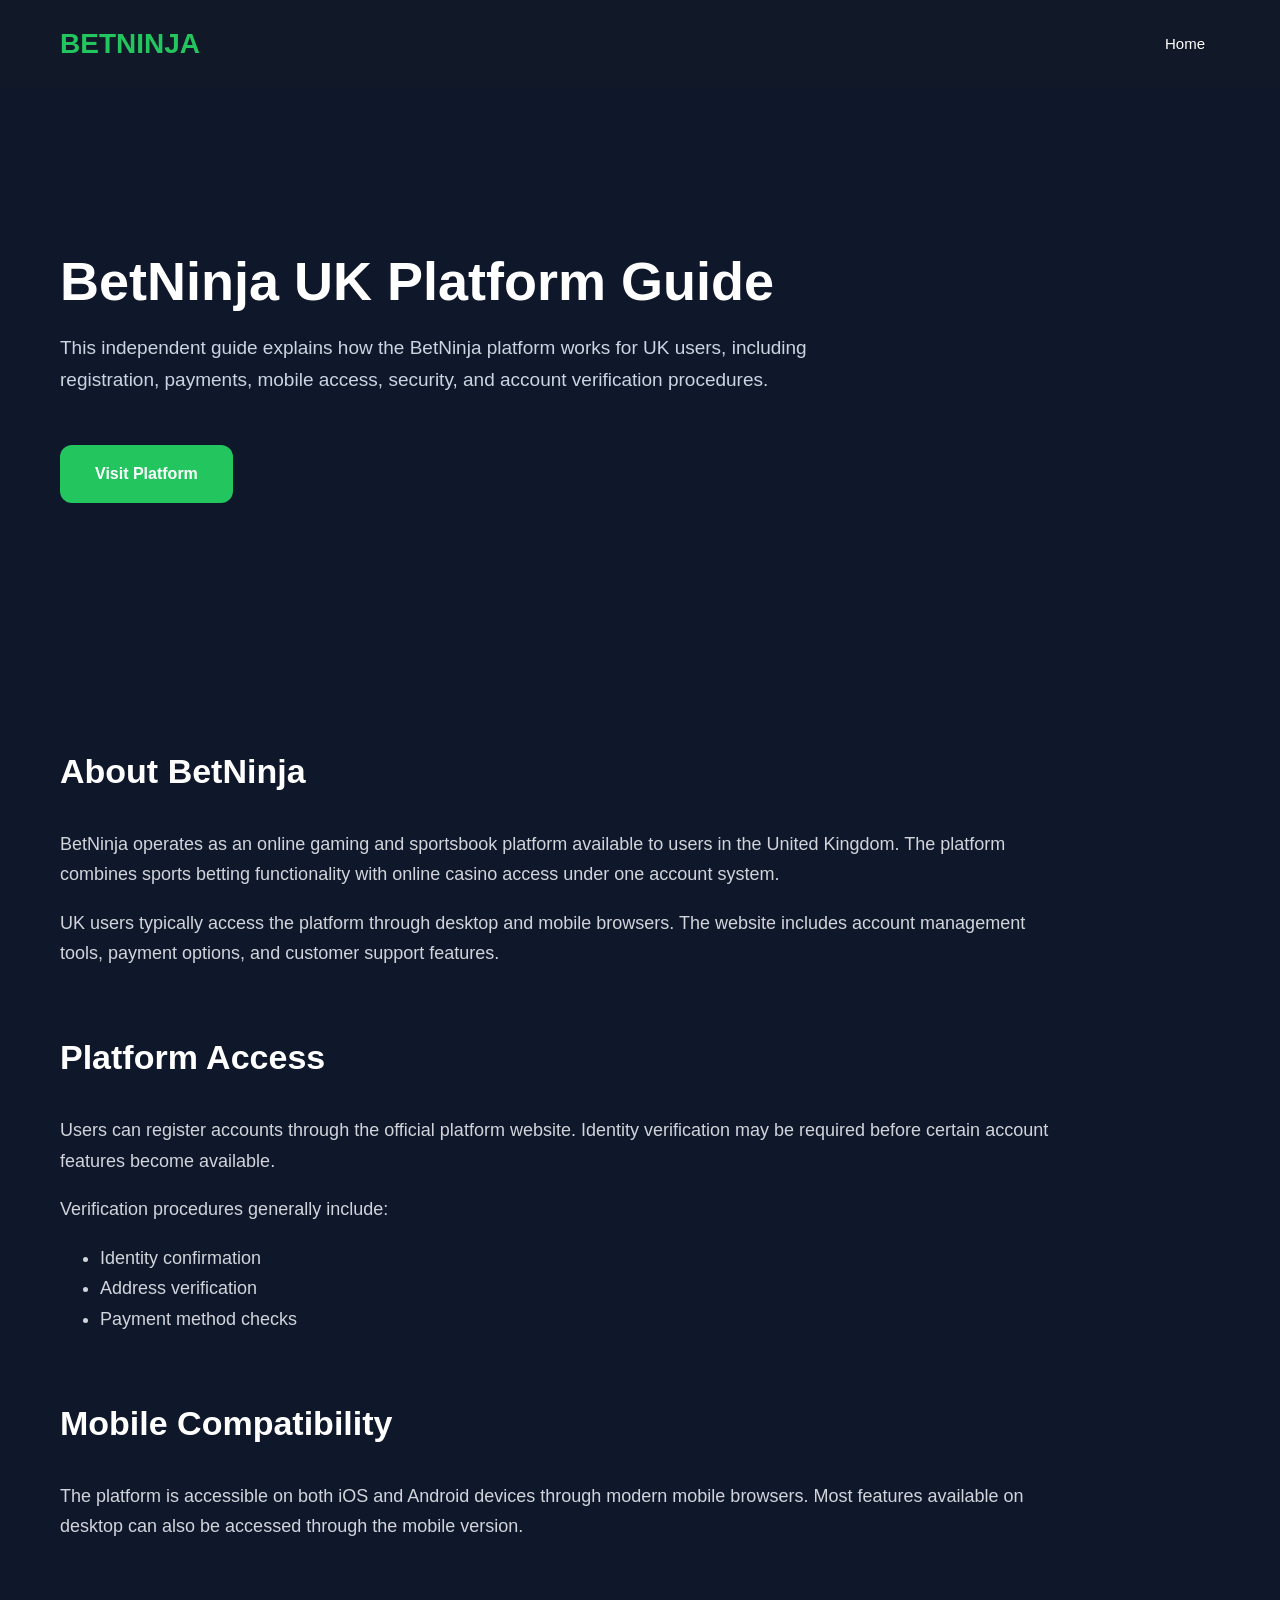
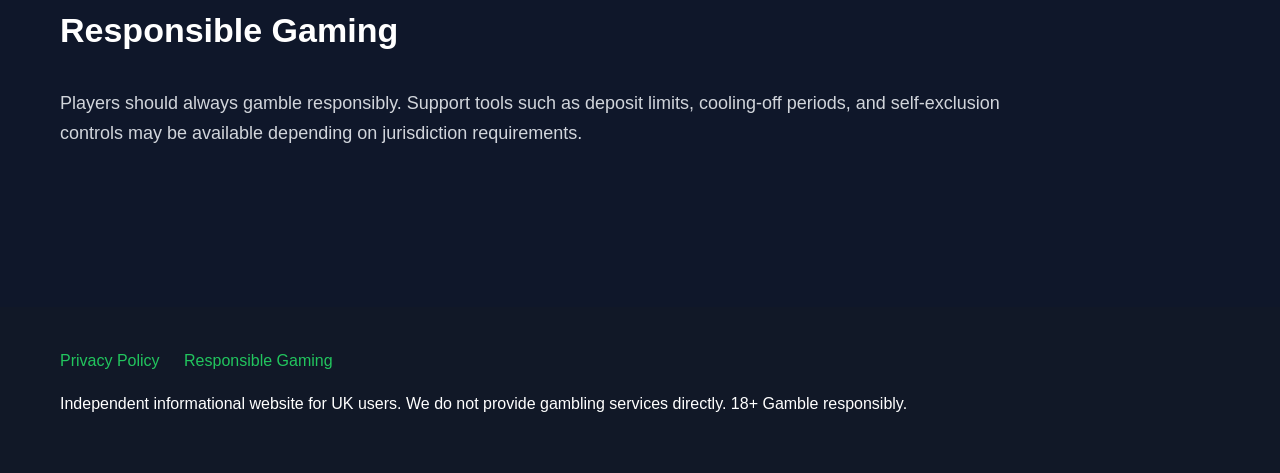
<file: index.html>
<!DOCTYPE html>
<html lang="en">

<head>

<meta charset="UTF-8">
<meta name="viewport" content="width=device-width, initial-scale=1.0">

<title>
BetNinja Platform Overview for UK Players
</title>

<meta name="description"
content="Independent informational overview of the BetNinja platform for UK users.">

<link rel="icon" href="favicon.png">

<link rel="stylesheet" href="style.css">

</head>

<body>

<header class="header">

<div class="logo">
BETNINJA
</div>

<nav>

<a href="index.html">Home</a>

</nav>

</header>

<section class="hero">

<h1>
BetNinja UK Platform Guide
</h1>

<p>
This independent guide explains how the BetNinja platform works for UK users,
including registration,
payments,
mobile access,
security,
and account verification procedures.
</p>

<a class="btn" href="go.html">
Visit Platform
</a>

</section>

<section class="content">

<h2>
About BetNinja
</h2>

<p>
BetNinja operates as an online gaming and sportsbook platform available to users in the United Kingdom.
The platform combines sports betting functionality with online casino access under one account system.
</p>

<p>
UK users typically access the platform through desktop and mobile browsers.
The website includes account management tools,
payment options,
and customer support features.
</p>

<h2>
Platform Access
</h2>

<p>
Users can register accounts through the official platform website.
Identity verification may be required before certain account features become available.
</p>

<p>
Verification procedures generally include:
</p>

<ul>

<li>Identity confirmation</li>
<li>Address verification</li>
<li>Payment method checks</li>

</ul>

<h2>
Mobile Compatibility
</h2>

<p>
The platform is accessible on both iOS and Android devices through modern mobile browsers.
Most features available on desktop can also be accessed through the mobile version.
</p>

<h2>
Responsible Gaming
</h2>

<p>
Players should always gamble responsibly.
Support tools such as deposit limits,
cooling-off periods,
and self-exclusion controls may be available depending on jurisdiction requirements.
</p>

</section>

<footer class="footer">

<a href="#">
Privacy Policy
</a>

<a href="#">
Responsible Gaming
</a>

<p>
Independent informational website for UK users.
We do not provide gambling services directly.
18+ Gamble responsibly.
</p>

</footer>

</body>
</html>
</file>
<file: style.css>
body{
margin:0;
font-family:Arial,sans-serif;
background:#0f172a;
color:white;
line-height:1.7;
}

.header{
display:flex;
justify-content:space-between;
align-items:center;
padding:20px 60px;
background:#111827;
position:sticky;
top:0;
}

.logo{
font-size:28px;
font-weight:bold;
color:#22c55e;
}

nav a{
color:white;
text-decoration:none;
margin:0 15px;
font-size:15px;
}

.hero{
padding:120px 60px;
max-width:900px;
}

.hero h1{
font-size:54px;
margin-bottom:20px;
line-height:1.1;
}

.hero p{
font-size:19px;
color:#cbd5e1;
max-width:750px;
}

.btn{
display:inline-block;
margin-top:30px;
background:#22c55e;
color:white;
padding:15px 35px;
border-radius:12px;
text-decoration:none;
font-weight:bold;
}

.content{
padding:60px;
max-width:1000px;
}

.content h2{
margin-top:60px;
font-size:34px;
}

.content p,
.content li{
color:#d1d5db;
font-size:18px;
}

.footer{
padding:40px 60px;
background:#111827;
margin-top:80px;
}

.footer a{
color:#22c55e;
text-decoration:none;
margin-right:20px;
}
</file>
